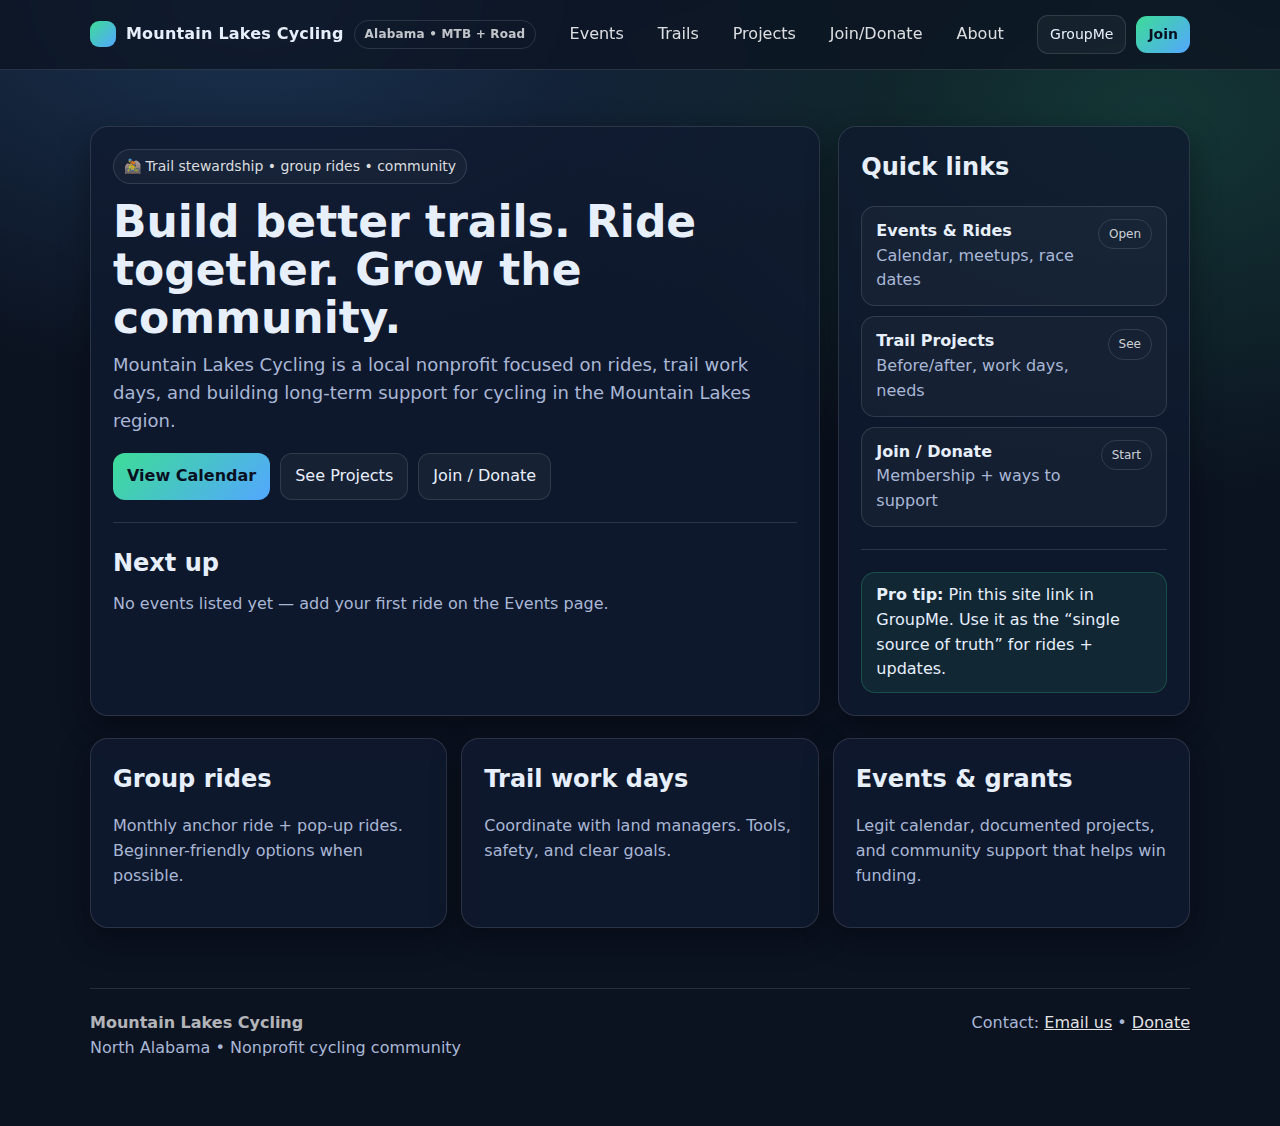
<file: index.html>
<!doctype html>
<html lang="en">
<head>
  <meta charset="utf-8"/>
  <meta name="viewport" content="width=device-width, initial-scale=1"/>
  <title>Mountain Lakes Cycling</title>
  <link rel="stylesheet" href="assets/style.css"/>
</head>
<body>
  <header class="topbar">
    <div class="container nav">
      <a class="brand" href="index.html">
        <span style="width:26px;height:26px;border-radius:9px;background:linear-gradient(135deg,var(--brand),var(--brand2));display:inline-block"></span>
        <span>Mountain Lakes Cycling</span>
        <span class="badge">Alabama • MTB + Road</span>
      </a>
      <nav class="navlinks">
        <a href="events.html">Events</a>
        <a href="trails.html">Trails</a>
        <a href="projects.html">Projects</a>
        <a href="join.html">Join/Donate</a>
        <a href="about.html">About</a>
      </nav>
      <div class="cta">
        <a class="btn small" href="join.html#groupme">GroupMe</a>
        <a class="btn primary small" href="join.html">Join</a>
      </div>
    </div>
  </header>

  <main class="container hero">
    <div class="heroGrid">
      <section class="card pad">
        <div class="kicker">🚵 Trail stewardship • group rides • community</div>
        <h1>Build better trails. Ride together. Grow the community.</h1>
        <p class="sub">
          Mountain Lakes Cycling is a local nonprofit focused on rides, trail work days, and building
          long-term support for cycling in the Mountain Lakes region.
        </p>
        <div style="display:flex;gap:10px;flex-wrap:wrap">
          <a class="btn primary" href="events.html">View Calendar</a>
          <a class="btn" href="projects.html">See Projects</a>
          <a class="btn" href="join.html">Join / Donate</a>
        </div>

        <hr class="sep"/>

        <h2 style="margin:0 0 10px 0">Next up</h2>
        <div id="next-events" class="muted">
          <!-- auto-filled by site.js if you add MLC_EVENTS -->
        </div>
      </section>

      <aside class="card pad">
        <h2 style="margin-top:0">Quick links</h2>
        <div class="list">
          <a class="item" href="events.html">
            <div><b>Events & Rides</b><div class="muted">Calendar, meetups, race dates</div></div>
            <span class="pill">Open</span>
          </a>
          <a class="item" href="projects.html">
            <div><b>Trail Projects</b><div class="muted">Before/after, work days, needs</div></div>
            <span class="pill">See</span>
          </a>
          <a class="item" href="join.html">
            <div><b>Join / Donate</b><div class="muted">Membership + ways to support</div></div>
            <span class="pill">Start</span>
          </a>
        </div>

        <hr class="sep"/>

        <div class="notice">
          <b>Pro tip:</b> Pin this site link in GroupMe. Use it as the “single source of truth” for rides + updates.
        </div>
      </aside>
    </div>

    <section class="section">
      <div class="grid3">
        <div class="card pad">
          <h2 style="margin-top:0">Group rides</h2>
          <p class="muted">Monthly anchor ride + pop-up rides. Beginner-friendly options when possible.</p>
        </div>
        <div class="card pad">
          <h2 style="margin-top:0">Trail work days</h2>
          <p class="muted">Coordinate with land managers. Tools, safety, and clear goals.</p>
        </div>
        <div class="card pad">
          <h2 style="margin-top:0">Events & grants</h2>
          <p class="muted">Legit calendar, documented projects, and community support that helps win funding.</p>
        </div>
      </div>
    </section>

    <footer class="footer">
      <hr class="sep"/>
      <div class="kv">
        <div>
          <b>Mountain Lakes Cycling</b><br/>
          <span class="muted">North Alabama • Nonprofit cycling community</span>
        </div>
        <div class="muted" style="text-align:right">
          Contact: <a href="about.html#contact">Email us</a> •
          <a href="join.html#donate">Donate</a>
        </div>
      </div>
    </footer>
  </main>

  <script src="assets/site.js"></script>
</body>
</html>
</file>
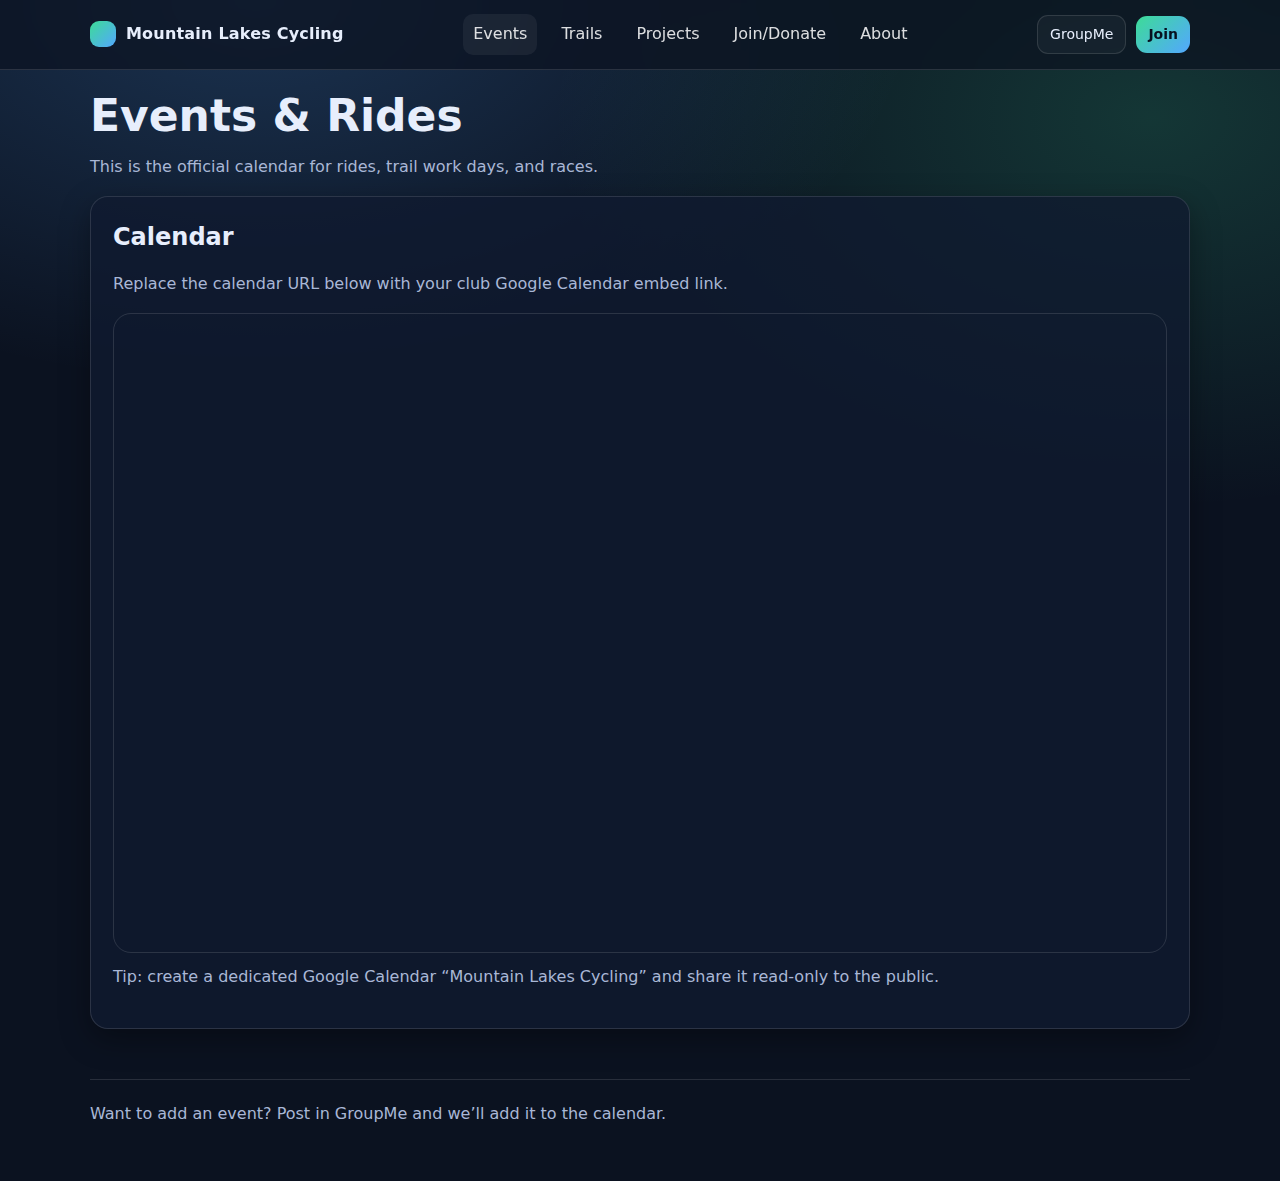
<file: events.html>
<!doctype html>
<html lang="en">
<head>
  <meta charset="utf-8"/>
  <meta name="viewport" content="width=device-width, initial-scale=1"/>
  <title>Events • Mountain Lakes Cycling</title>
  <link rel="stylesheet" href="assets/style.css"/>
</head>
<body>
  <header class="topbar">
    <div class="container nav">
      <a class="brand" href="index.html"><span style="width:26px;height:26px;border-radius:9px;background:linear-gradient(135deg,var(--brand),var(--brand2));display:inline-block"></span><span>Mountain Lakes Cycling</span></a>
      <nav class="navlinks">
        <a href="events.html">Events</a>
        <a href="trails.html">Trails</a>
        <a href="projects.html">Projects</a>
        <a href="join.html">Join/Donate</a>
        <a href="about.html">About</a>
      </nav>
      <div class="cta">
        <a class="btn small" href="join.html#groupme">GroupMe</a>
        <a class="btn primary small" href="join.html">Join</a>
      </div>
    </div>
  </header>

  <main class="container section">
    <h1 style="margin-top:0">Events & Rides</h1>
    <p class="muted">This is the official calendar for rides, trail work days, and races.</p>

    <div class="card pad">
      <h2 style="margin-top:0">Calendar</h2>
      <p class="muted">Replace the calendar URL below with your club Google Calendar embed link.</p>

      <div class="embed">
        <iframe
          src="https://calendar.google.com/calendar/embed?src=YOUR_CALENDAR_ID&ctz=America/Chicago"
          style="border:0; width:100%; height:100%;"
          frameborder="0"
          scrolling="no">
        </iframe>
      </div>

      <p class="muted" style="margin-top:12px">
        Tip: create a dedicated Google Calendar “Mountain Lakes Cycling” and share it read-only to the public.
      </p>
    </div>

    <footer class="footer">
      <hr class="sep"/>
      <div class="muted">Want to add an event? Post in GroupMe and we’ll add it to the calendar.</div>
    </footer>
  </main>
  <script src="assets/site.js"></script>
</body>
</html>
</file>
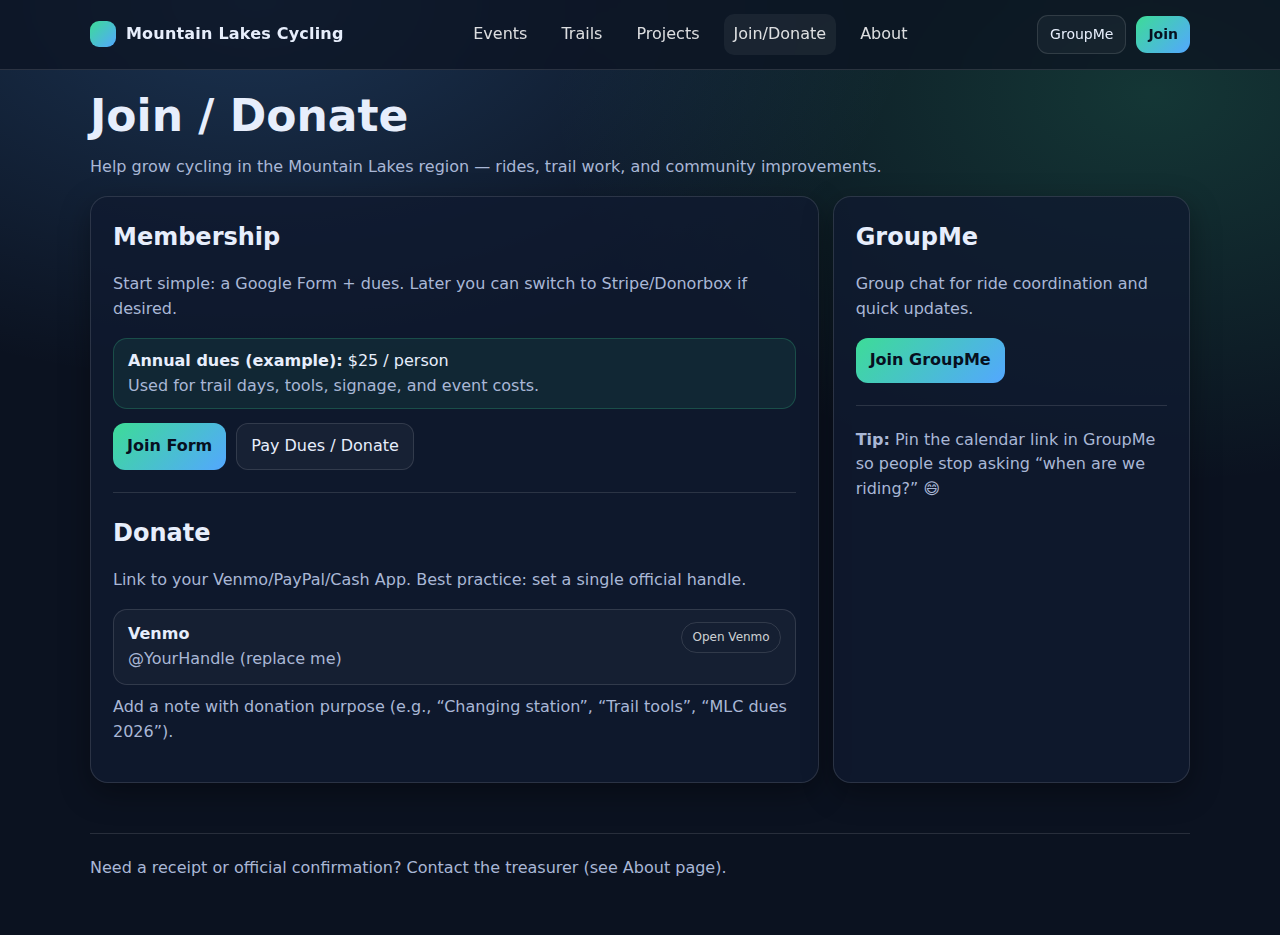
<file: join.html>
<!doctype html>
<html lang="en">
<head>
  <meta charset="utf-8"/>
  <meta name="viewport" content="width=device-width, initial-scale=1"/>
  <title>Join / Donate • Mountain Lakes Cycling</title>
  <link rel="stylesheet" href="assets/style.css"/>
</head>
<body>
  <header class="topbar">
    <div class="container nav">
      <a class="brand" href="index.html"><span style="width:26px;height:26px;border-radius:9px;background:linear-gradient(135deg,var(--brand),var(--brand2));display:inline-block"></span><span>Mountain Lakes Cycling</span></a>
      <nav class="navlinks">
        <a href="events.html">Events</a>
        <a href="trails.html">Trails</a>
        <a href="projects.html">Projects</a>
        <a href="join.html">Join/Donate</a>
        <a href="about.html">About</a>
      </nav>
      <div class="cta">
        <a class="btn small" href="#groupme">GroupMe</a>
        <a class="btn primary small" href="#join">Join</a>
      </div>
    </div>
  </header>

  <main class="container section">
    <h1 style="margin-top:0">Join / Donate</h1>
    <p class="muted">Help grow cycling in the Mountain Lakes region — rides, trail work, and community improvements.</p>

    <div class="grid3">
      <div class="card pad" id="join" style="grid-column: span 2;">
        <h2 style="margin-top:0">Membership</h2>
        <p class="muted">Start simple: a Google Form + dues. Later you can switch to Stripe/Donorbox if desired.</p>

        <div class="notice">
          <b>Annual dues (example):</b> $25 / person<br/>
          <span class="muted">Used for trail days, tools, signage, and event costs.</span>
        </div>

        <div style="display:flex;gap:10px;flex-wrap:wrap;margin-top:14px">
          <a class="btn primary" href="https://forms.gle/YOUR_GOOGLE_FORM" target="_blank" rel="noreferrer">Join Form</a>
          <a class="btn" href="#donate">Pay Dues / Donate</a>
        </div>

        <hr class="sep"/>
        <h2 style="margin-top:0" id="donate">Donate</h2>
        <p class="muted">Link to your Venmo/PayPal/Cash App. Best practice: set a single official handle.</p>

        <div class="item">
          <div>
            <b>Venmo</b>
            <div class="muted">@YourHandle (replace me)</div>
          </div>
          <a class="pill" href="https://venmo.com/YOUR_HANDLE" target="_blank" rel="noreferrer">Open Venmo</a>
        </div>

        <p class="muted" style="margin-top:10px">
          Add a note with donation purpose (e.g., “Changing station”, “Trail tools”, “MLC dues 2026”).
        </p>
      </div>

      <div class="card pad" id="groupme">
        <h2 style="margin-top:0">GroupMe</h2>
        <p class="muted">Group chat for ride coordination and quick updates.</p>
        <a class="btn primary" href="YOUR_GROUPME_INVITE_LINK" target="_blank" rel="noreferrer">Join GroupMe</a>
        <hr class="sep"/>
        <p class="muted"><b>Tip:</b> Pin the calendar link in GroupMe so people stop asking “when are we riding?” 😄</p>
      </div>
    </div>

    <footer class="footer">
      <hr class="sep"/>
      <div class="muted">Need a receipt or official confirmation? Contact the treasurer (see About page).</div>
    </footer>
  </main>

  <script src="assets/site.js"></script>
</body>
</html>
</file>
<file: assets/style.css>
:root{
  --bg:#0b1220;
  --card:#101a2f;
  --text:#e7eefc;
  --muted:#a9b7d6;
  --brand:#3ddc97;
  --brand2:#53a7ff;
  --line:rgba(255,255,255,.12);
  --shadow:0 10px 30px rgba(0,0,0,.35);
  --radius:18px;
  --max:1100px;
}

*{box-sizing:border-box}
html,body{margin:0;padding:0}
body{
  font-family: ui-sans-serif, system-ui, -apple-system, Segoe UI, Roboto, Helvetica, Arial, "Apple Color Emoji","Segoe UI Emoji";
  background: radial-gradient(1200px 700px at 20% 0%, rgba(83,167,255,.22), transparent 55%),
              radial-gradient(1000px 650px at 90% 10%, rgba(61,220,151,.18), transparent 60%),
              var(--bg);
  color:var(--text);
  line-height:1.55;
}

a{color:inherit;text-decoration:none}
a:hover{opacity:.95}

.container{max-width:var(--max); margin:0 auto; padding:0 18px;}
.topbar{
  position:sticky; top:0; z-index:50;
  backdrop-filter: blur(10px);
  background: rgba(11,18,32,.72);
  border-bottom: 1px solid var(--line);
}
.nav{
  display:flex; align-items:center; justify-content:space-between;
  padding:14px 0;
}
.brand{
  display:flex; gap:10px; align-items:center;
  font-weight:800; letter-spacing:.2px;
}
.badge{
  font-size:12px; color:rgba(255,255,255,.75);
  border:1px solid var(--line);
  padding:4px 10px; border-radius:999px;
}
.navlinks{display:flex; gap:14px; flex-wrap:wrap; align-items:center;}
.navlinks a{
  padding:8px 10px;
  border-radius:10px;
  color:rgba(255,255,255,.86);
}
.navlinks a.active, .navlinks a:hover{
  background: rgba(255,255,255,.06);
}

.cta{
  display:flex; gap:10px; align-items:center;
}
.btn{
  display:inline-flex; align-items:center; justify-content:center;
  gap:8px;
  padding:10px 14px;
  border-radius:12px;
  border:1px solid var(--line);
  background: rgba(255,255,255,.04);
  color:var(--text);
  box-shadow:none;
  cursor:pointer;
}
.btn:hover{background: rgba(255,255,255,.07)}
.btn.primary{
  border: none;
  background: linear-gradient(135deg, var(--brand), var(--brand2));
  color:#07101f;
  font-weight:800;
}
.btn.primary:hover{filter:brightness(1.02)}
.btn.small{padding:8px 12px; border-radius:11px; font-size:14px;}

.hero{
  padding:56px 0 22px 0;
}
.heroGrid{
  display:grid;
  grid-template-columns: 1.35fr .65fr;
  gap:18px;
}
@media (max-width:900px){
  .heroGrid{grid-template-columns:1fr}
}

.card{
  background: rgba(16,26,47,.78);
  border:1px solid var(--line);
  border-radius: var(--radius);
  box-shadow: var(--shadow);
}
.card.pad{padding:22px}
.kicker{
  display:inline-flex; gap:10px; align-items:center;
  color:rgba(255,255,255,.85);
  font-size:14px;
  padding:6px 10px;
  border:1px solid var(--line);
  border-radius:999px;
  background: rgba(255,255,255,.03);
}
h1{
  margin:14px 0 10px 0;
  font-size: clamp(30px, 4vw, 44px);
  line-height:1.08;
}
.sub{
  color:var(--muted);
  font-size:18px;
  margin:0 0 18px 0;
  max-width: 60ch;
}
.grid3{
  display:grid;
  grid-template-columns: repeat(3, 1fr);
  gap:14px;
}
@media (max-width:900px){ .grid3{grid-template-columns:1fr} }

.section{padding:22px 0 10px 0;}
.section h2{margin:0 0 10px 0; font-size:24px;}
.muted{color:var(--muted)}
hr.sep{
  border:none;
  height:1px;
  background: var(--line);
  margin: 22px 0;
}

.list{
  display:flex; flex-direction:column; gap:10px;
}
.item{
  display:flex; justify-content:space-between; gap:12px; align-items:flex-start;
  padding:12px 14px;
  border:1px solid var(--line);
  border-radius:14px;
  background: rgba(255,255,255,.03);
}
.item b{display:block}
.pill{
  display:inline-flex;
  padding:5px 10px;
  border-radius:999px;
  border:1px solid var(--line);
  color:rgba(255,255,255,.8);
  font-size:12px;
  white-space:nowrap;
}
.footer{
  padding:28px 0 44px 0;
  color:rgba(255,255,255,.7);
}
.footer a{color:rgba(255,255,255,.9); text-decoration:underline}
.kv{
  display:grid;
  grid-template-columns: 1fr 1fr;
  gap:10px;
}
@media(max-width:900px){ .kv{grid-template-columns:1fr} }

.embed{
  width:100%;
  height: 640px;
  border:1px solid var(--line);
  border-radius: var(--radius);
  overflow:hidden;
}

.notice{
  border-left: 4px solid var(--brand);
  padding: 10px 14px;
  background: rgba(61,220,151,.08);
  border-radius: 14px;
  border:1px solid rgba(61,220,151,.22);
}
</file>
